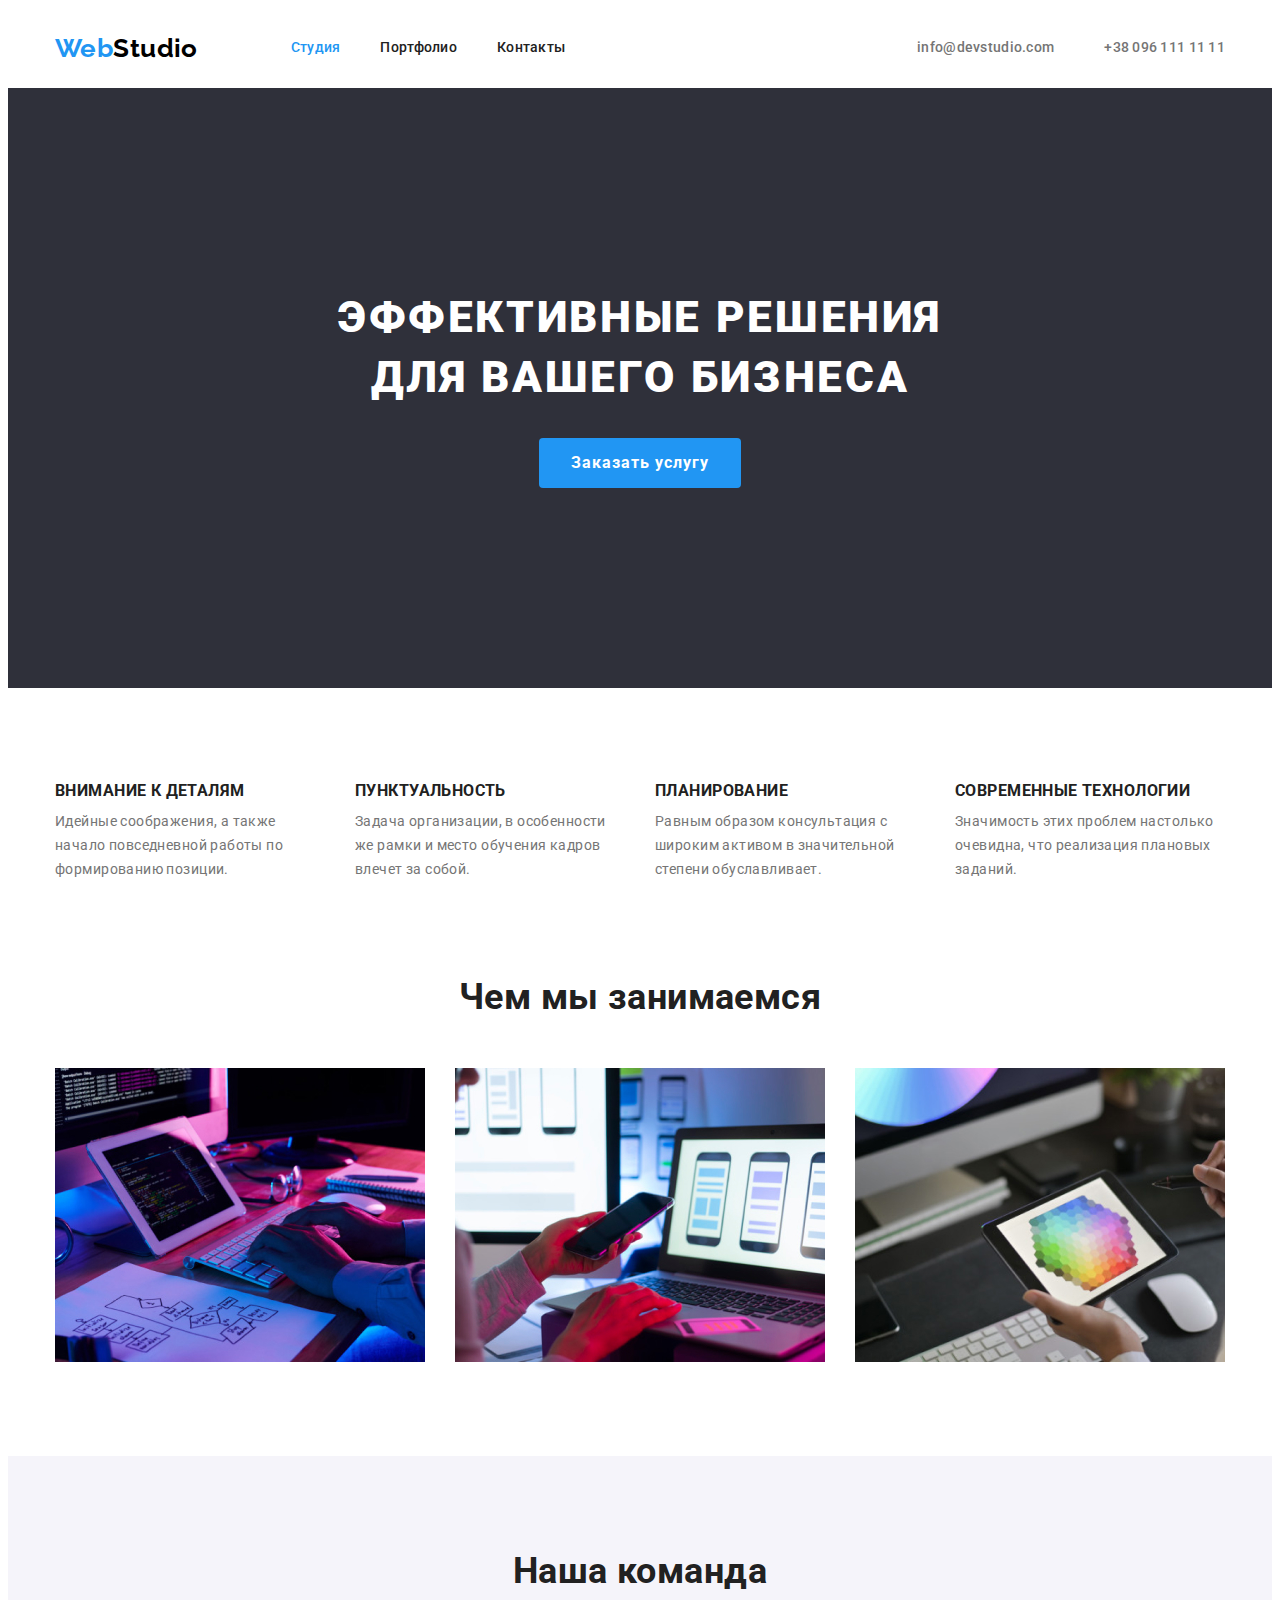
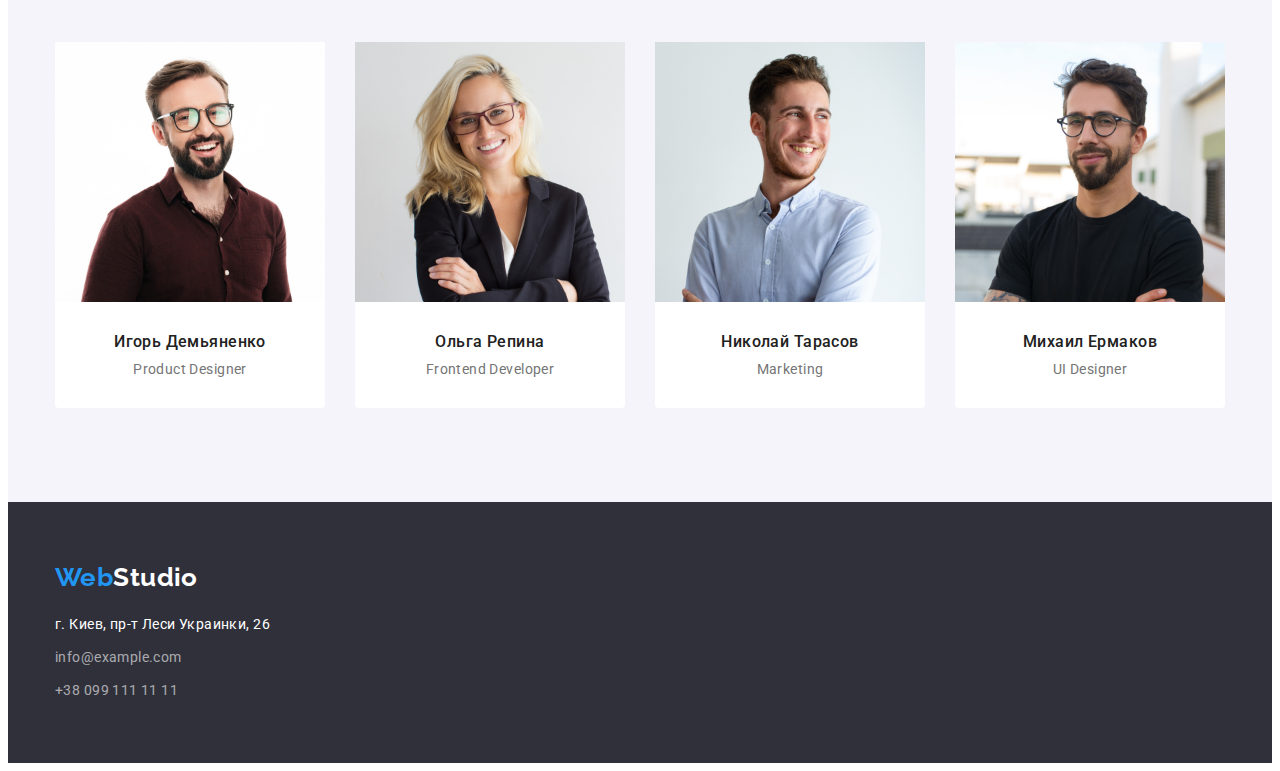
<file: index.html>
<!DOCTYPE html>
<html lang="ru">
<head>
    <meta charset="UTF-8">
    <meta name="viewport" content="width=device-width, initial-scale=1.0">
    <title>Home</title>
    <link rel="stylesheet" href="https://cdnjs.cloudflare.com/ajax/libs/modern-normalize/1.0.0/modern-normalize.min.css" integrity="sha512-ISS7cAi1PEhQ8jnbJpJZMd29NlhNj4AWYyLOSp2CE/CsHxTCu+r+t0D2yoJudVrd0/8fTVPUVDzY5Tvli75u/g==" crossorigin="anonymous" />  
    <link rel="preconnect" href="https://fonts.gstatic.com">
    <link href="https://fonts.googleapis.com/css2?family=Raleway:wght@700&family=Roboto:wght@400;500;700;900&display=swap" rel="stylesheet">   
    <link rel="stylesheet" href="./css/styles.css">
</head>
<body>
    <!--header-->
    <header>
        <div class="container hat">
            <nav class="main-nav hat">
                <a href="./index.html" target="_blank" class="logo">  <span class="logo-web">Web</span>Studio </a>
                <ul class="site list ">
                    <li class="item"> <a href="./index.html" target="_blank" class="nav link current"> Студия </a> </li>
                    <li class="item"> <a href="./portfolio.html" target="_blank" class="nav link"> Портфолио </a> </li>
                    <li class="item"> <a href="#" target="_blank" class="nav link"> Контакты </a> </li>
                </ul>
            </nav>        
                <ul class="auth list">
                    <li class="item"><a href="mailto:info@devstudio.com" class="nav link"> info@devstudio.com </a> </li>
                    <li class="item"><a href="tel:+380961111111" class="nav link"> +38 096 111 11 11 </a> </li>
                </ul>
        </div>
    </header>

    <main>  
        <!--hero-->
        <section class="hero">
            <div class="container">
                <div class="hero-pic">
                    <h1 class="hero-title"> Эффективные решения для вашего бизнеса </h1>
                    <button type="button" class="hero-button"> Заказать услугу </button>
                </div>
            </div>
        </section>

        <!--FEATURE-->
        <section class="section-feature">
            <div class="container">
                <!--<h2> FEATURE </h2>-->
                <ul class="feature-list list">
                    <li class="desc"> <h3 class="title">Внимание к деталям</h3> 
                        <p class="text">Идейные соображения, а также начало повседневной работы по формированию позиции. </p>
                    </li>
                    <li class="desc"> <h3 class="title">Пунктуальность</h3> 
                        <p class="text">Задача организации, в особенности же рамки и место обучения кадров влечет за собой. </p>
                    </li>
                    <li class="desc"> <h3 class="title">Планирование</h3> 
                        <p class="text">Равным образом консультация с широким активом в значительной степени обуславливает. </p>
                    </li>
                    <li class="desc"> <h3 class="title">Современные технологии</h3> 
                        <p class="text">Значимость этих проблем настолько очевидна, что реализация плановых заданий. </p>
                    </li>
                </ul>
            </div>
        </section>
    
        <!--What are we doing-->
        <section class="section-scroll">
            <div class="container">
                <h2 class="section-title"> Чем мы занимаемся </h2>
                <ul class="picture list">
                    <li class="picture-box"> <img src="./img/Главная/box1.jpg" alt="программирование" width="370" height="294"> 
                        <a href="#" target="_blank"></a>
                    </li>
                    <li class="picture-box"> <img src="./img/Главная/box2.jpg" alt="дизайн" width="370" height="294"> 
                        <a href="#" target="_blank"></a>
                    </li>
                    <li class="picture-box"> <img src="./img/Главная/box3.jpg" alt="подбор цвета" width="370" height="294"> 
                        <a href="#" target="_blank"></a>
                    </li>
                </ul>
            </div>
        </section>
    
        <!--TEAM-->
        <section class="section-group">
            <div class="container">
                <h2 class="section-title"> Наша команда </h2> 
                <ul class="team list">
                    <li class="team-preview"> 
                        <img src="./img/Главная/igor.jpg" alt="фото Игорь Демьяненко" width="270" height="260">
                        <div class="team-text">
                            <h3 class="name">Игорь Демьяненко</h3> 
                            <p class="position" lang="en"> Product Designer  </p>
                        </div>
                    </li>
                    <li class="team-preview"> 
                        <img src="./img/Главная/olga.jpg" alt="фото Ольга Репина" width="270" height="260">
                            <div class="team-text">
                            <h3 class="name">Ольга Репина</h3> 
                            <p class="position" lang="en">Frontend Developer </p>
                        </div>
                    </li>
                    <li class="team-preview"> 
                        <img src="./img/Главная/nikol.jpg" alt="фото Николай Тарасов" width="270" height="260">
                            <div class="team-text">
                            <h3 class="name">Николай Тарасов</h3> 
                            <p class="position" lang="en">Marketing </p>
                        </div>
                    </li>
                    <li class="team-preview"> 
                        <img src="./img/Главная/mikle.jpg" alt="фото Михаил Ермаков" width="270" height="260">
                            <div class="team-text">
                            <h3 class="name">Михаил Ермаков</h3> 
                            <p class="position" lang="en">UI Designer </p>
                        </div>
                    </li>
                </ul>
            </div>
        </section>
    </main>

    <!--Footer-->
    <footer class="footer-background">
        <div class="container">
            <a href="./index.html" target="_blank" class="logo">  
                <span class="logo-web">Web</span><span class="logo-studio">Studio</span> </a>
            <address class="footer-address"> 
                <p class="address"> г. Киев, пр-т Леси Украинки, 26 </p>
                <ul class="contacts list">
                    <li class="footer-contacts"><a href="mailto:info@example.com" class="footer-link"> info@example.com </a> </li>
                    <li class="footer-contacts"><a href="tel:+380991111111" class="footer-link"> +38 099 111 11 11 </a> </li>
                </ul>
            </address>
        </div>
    </footer>
</body>
</html>
</file>
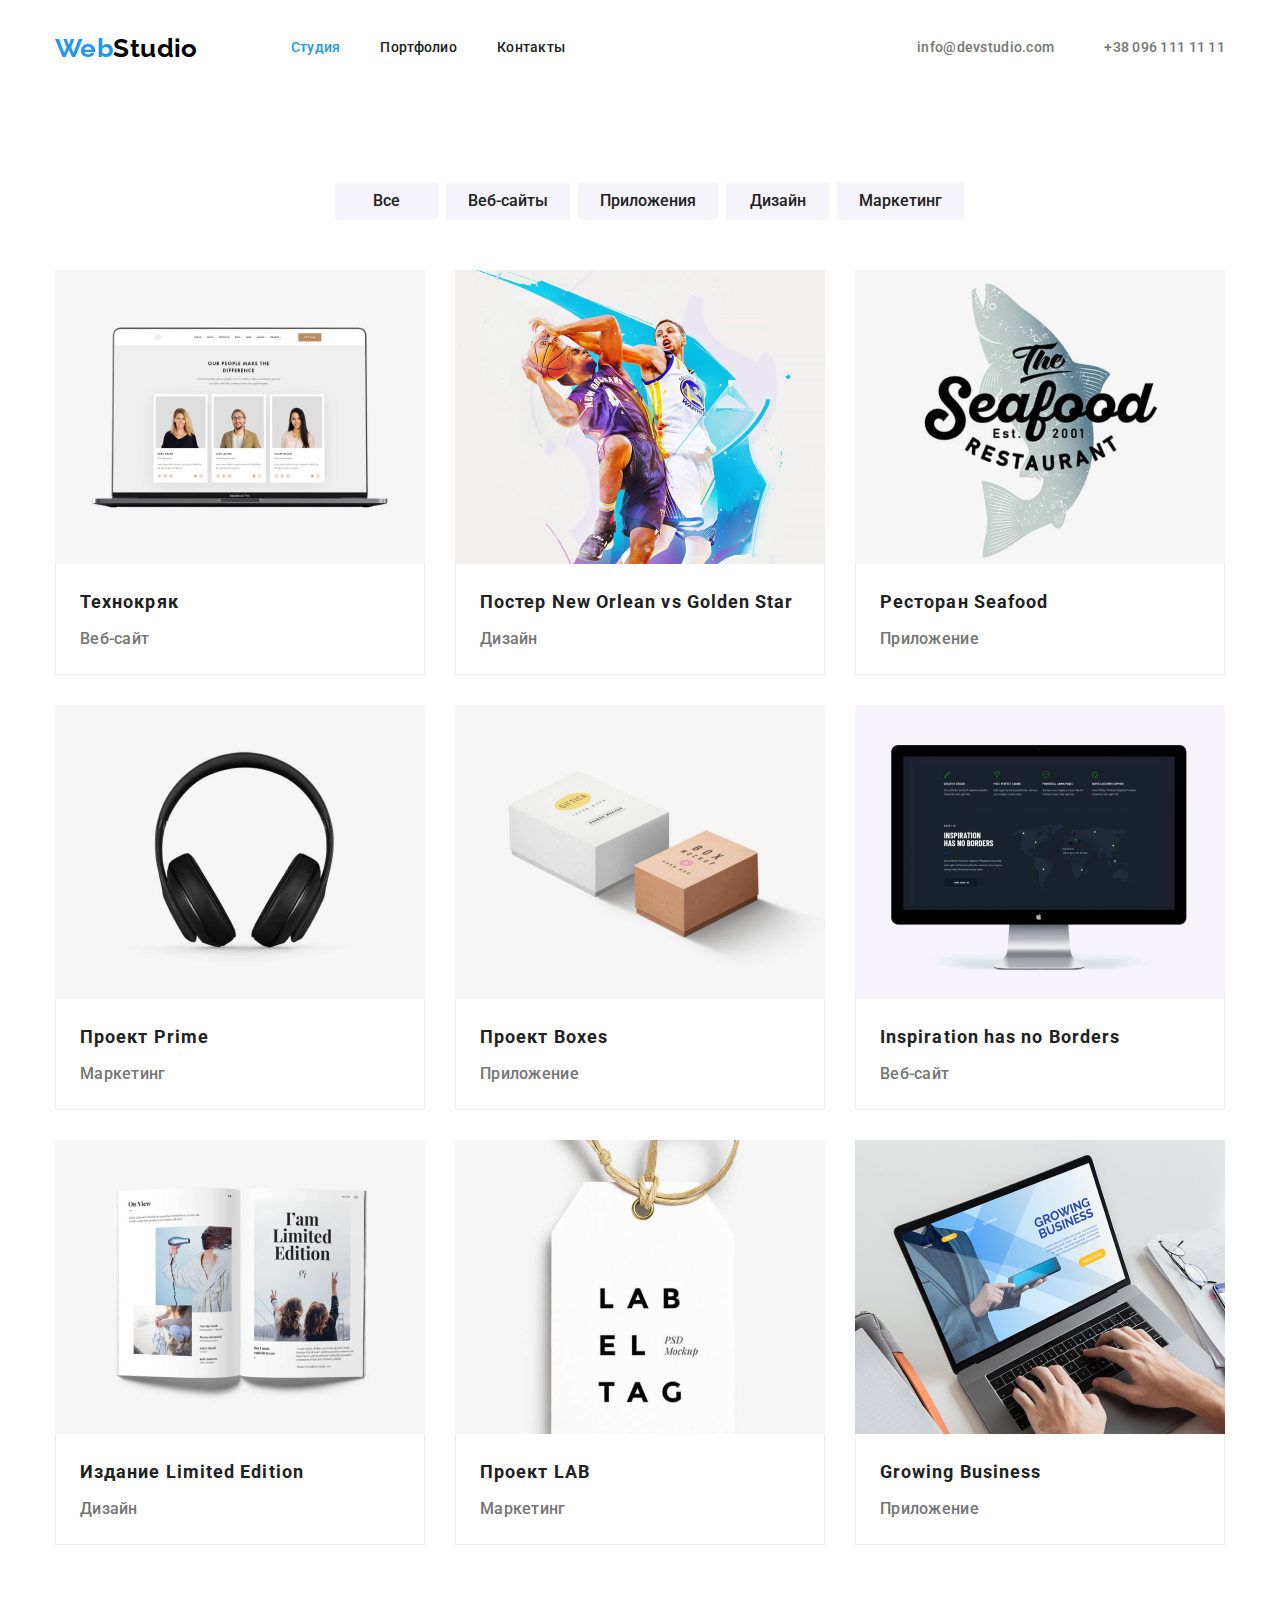
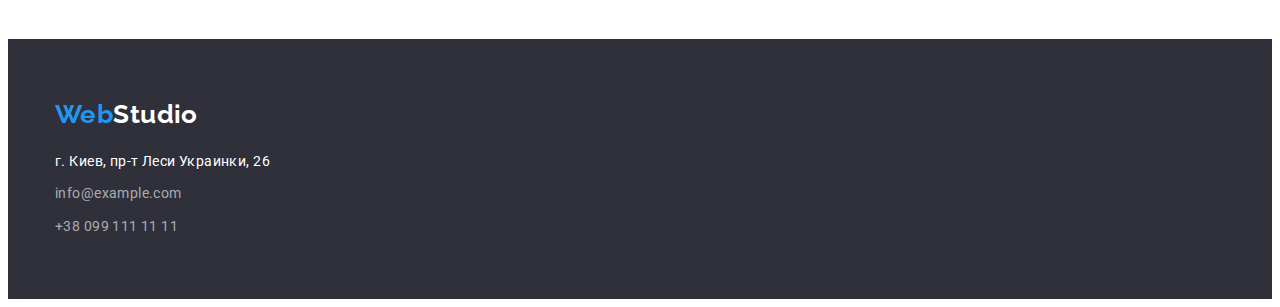
<file: portfolio.html>
<!DOCTYPE html>
<html lang="ru">
<head>
    <meta charset="UTF-8">
    <meta name="viewport" content="width=device-width, initial-scale=1.0">
    <title>Portfolio</title>
    <link rel="stylesheet" href="https://cdnjs.cloudflare.com/ajax/libs/modern-normalize/1.0.0/modern-normalize.min.css" integrity="sha512-ISS7cAi1PEhQ8jnbJpJZMd29NlhNj4AWYyLOSp2CE/CsHxTCu+r+t0D2yoJudVrd0/8fTVPUVDzY5Tvli75u/g==" crossorigin="anonymous" />  
    <link rel="preconnect" href="https://fonts.gstatic.com">
    <link href="https://fonts.googleapis.com/css2?family=Raleway:wght@700&family=Roboto:wght@400;500;700;900&display=swap" rel="stylesheet">
    <link rel="stylesheet" href="./css/styles.css">
</head>
<body>
    <!--header-->
    <header>
        <div class="container hat">
            <nav class="main-nav hat">
                <a href="./index.html" target="_blank" class="logo">  <span class="logo-web">Web</span>Studio </a>
                <ul class="site list ">
                    <li class="item"> <a href="./index.html" target="_blank" class="nav link current"> Студия </a> </li>
                    <li class="item"> <a href="./portfolio.html" target="_blank" class="nav link"> Портфолио </a> </li>
                    <li class="item"> <a href="#" target="_blank" class="nav link"> Контакты </a> </li>
                </ul>
            </nav>        
                <ul class="auth list">
                    <li class="item"><a href="mailto:info@devstudio.com" class="nav link"> info@devstudio.com </a> </li>
                    <li class="item"><a href="tel:+380961111111" class="nav link"> +38 096 111 11 11 </a> </li>
                </ul>
        </div>
    </header>

    <main>
        <section>
            <!--FILTER-->
            <!-- <h1> Портфолио </h1> -->
            <div class="container">    
                <ul class="filter list">
                    <li class="gallery">
                        <button type="button" class="illuminated">Все</button>
                    </li>
                    <li class="gallery">
                        <button type="button" class="illuminated">Веб-сайты</button>
                    </li>
                    <li class="gallery">
                        <button type="button" class="illuminated">Приложения</button>
                    </li>
                    <li class="gallery">
                        <button type="button" class="illuminated">Дизайн</button>
                    </li>
                    <li class="gallery">
                        <button type="button" class="illuminated">Маркетинг</button>
                    </li>
                </ul>
              
                <!--OBJECTS-->
             
                <ul class="objects list">
                    <li class="objects-box">
                        <a href="#" class="link">
                            <img src="./img/Портфолио/1-website.jpg" alt="веб-сайт портфолио" width="370" height="294">
                            <div class="card-content">
                                <h2 class="title">Технокряк</h2>
                                <p class="text">Веб-сайт</p>
                            </div>
                        </a>
                        </li> 
                    <li class="objects-box"> 
                        <a href="#" class="link" >
                            <img src="./img/Портфолио/2-basketball.jpg" alt="постер баскетбол" width="370" height="294">
                            <div class="card-content">
                                <h2 class="title">Постер New Orlean vs Golden Star</h2>
                                <p class="text">Дизайн</p>
                            </div>
                        </a>
                    </li>
                    <li class="objects-box">
                        <a href="#" class="link">
                            <img src="./img/Портфолио/3-seafood.jpg" alt="логотип ресторана seafood" width="370" height="294">
                            <div class="card-content">
                                <h2 class="title">Ресторан Seafood</h2>
                                <p class="text">Приложение</p>
                            </div>
                        </a>
                    </li>
                    <li class="objects-box"> 
                        <a href="#" class="link">
                            <img src="./img/Портфолио/4-earphones.jpg" alt="черные наушники" width="370" height="294">
                            <div class="card-content">
                                <h2 class="title">Проект Prime</h2>
                                <p class="text">Маркетинг</p>
                            </div>
                        </a>
                    </li>
                    <li class="objects-box"> 
                        <a href="#" class="link">
                            <img src="./img/Портфолио/5-box.jpg" alt="две коробочки" width="370" height="294">
                            <div class="card-content">
                                <h2 class="title">Проект Boxes</h2>
                                <p class="text">Приложение</p>
                            </div>
                        </a>
                    </li>
                    <li class="objects-box"> 
                        <a href="#" class="link">
                            <img src="./img/Портфолио/6-monitor.jpg" alt="монитор с картой мира" width="370" height="294">
                            <div class="card-content">
                                <h2 class="title">Inspiration has no Borders</h2>
                                <p class="text">Веб-сайт</p>
                            </div>
                        </a>
                    </li>
                    <li class="objects-box"> 
                        <a href="#" class="link">
                            <img src="./img/Портфолио/7-magazine.jpg" alt="открытый журнал" width="370" height="294">
                            <div class="card-content">
                                <h2 class="title">Издание Limited Edition</h2>
                                <p class="text">Дизайн</p>
                            </div>
                        </a>
                    </li>
                    <li class="objects-box"> 
                        <a href="#" class="link">
                            <img src="./img/Портфолио/8-label.jpg" alt="белая лейбочка" width="370" height="294">
                            <div class="card-content">
                                <h2 class="title">Проект LAB</h2>
                                <p class="text">Маркетинг</p>
                            </div>
                        </a>
                    </li>
                    <li class="objects-box"> 
                        <a href="#" class="link">
                            <img src="./img/Портфолио/9-laptop.jpg" alt="на экране ноутбука открыт сайт" width="370" height="294">
                            <div class="card-content">
                                <h2 class="title">Growing Business</h2>
                                <p class="text">Приложение</p>
                            </div>
                        </a>
                    </li>
                </ul>
            </div>
        </section>
        
    </main>

    <!--Footer-->
    <footer class="footer-background">
        <div class="container">
            <a href="./index.html" target="_blank" class="logo">  
                <span class="logo-web">Web</span><span class="logo-studio">Studio</span> </a>
            <address class="footer-address"> 
                <p class="address"> г. Киев, пр-т Леси Украинки, 26 </p>
                <ul class="contacts list">
                    <li class="footer-contacts"><a href="mailto:info@example.com" class="footer-link"> info@example.com </a> </li>
                    <li class="footer-contacts"><a href="tel:+380991111111" class="footer-link"> +38 099 111 11 11 </a> </li>
                </ul>
            </address>
        </div>
    </footer>
</body>
</html>
</file>
<file: css/styles.css>
*,
*::before,
*::after {
  box-sizing: border-box;
}

:root {
  --main-text-color: #212121;
  --paragraph-color: #757575;
  --footer-text-color: rgba(255, 255, 255, 0.6);
  --button-hover-color: #2196f3;
  --button-background-color: #f5f4fa;
  --text-title-button-color: #ffffff;
  --background-footer: #2f303a;
  --color-black: #000000;
}

body {
  font-family: "Roboto", sans-serif;
  font-size: 14px;
  font-weight: 400;
  background-color: var(--text-title-button-color);
  color: var(--main-text-color);
  letter-spacing: 0.03em;
}

img {
  display: block;
}

ul,
ol {
  margin: 0;
  padding: 0;
}
/* ======================== PAGE HOME ========================*/

/* ======================== HEADER ========================*/

.container {
  width: 1200px;
  margin-left: auto;
  margin-right: auto;
  padding-left: 15px;
  padding-right: 15px;
  align-items: center;
  /*outline: 2px solid coral;*/
}
.hat {
  display: flex;
  align-items: center;
}

.logo {
  font-family: "Raleway", sans-serif;
  font-weight: 700;
  font-size: 26px;
  line-height: 1.19;
  text-decoration: none;
  color: var(--color-black);
  margin-right: 93px;
}

.logo-web {
  color: var(--button-hover-color);
}

.list {
  list-style: none;
  display: flex;
  margin: 0;
  padding: 0;
}

.nav {
  display: block;
  padding-top: 32px;
  padding-bottom: 32px;
}

.site .item:not(:last-child) {
  margin-right: 40px;
}

.link {
  font-weight: 500;
  line-height: 1.14;
  letter-spacing: 0.02em;
  text-decoration: none;
}

.site .link {
  color: var(--main-text-color);
}

.site .link.current {
  color: var(--button-hover-color);
}

.site .link:hover,
.site .link:focus {
  color: var(--button-hover-color);
}

.auth {
  margin-left: auto;
}

.auth .item:not(:last-child) {
  margin-right: 50px;
}

.auth .link {
  color: var(--paragraph-color);
}

.auth .link:hover,
.auth .link:focus {
  color: var(--button-hover-color);
}

/* ========================HERO ========================*/

.hero {
  text-align: center;
  margin-top: 0px;
  padding-top: 200px;
  padding-bottom: 200px;
  background-color: var(--background-footer); /*убрать потом*/
}

.hero-pic {
  text-align: center;
  align-content: center;
  max-width: 694px;
  margin-left: auto;
  margin-right: auto;
}

.hero-title {
  margin-top: 0px;
  margin-bottom: 30px;
  font-weight: 900;
  font-size: 44px;
  line-height: 1.36;
  letter-spacing: 0.06em;
  text-align: center;
  text-transform: uppercase;
  color: var(--text-title-button-color);
}

/* ========================HERO-BUTTON ========================*/

.hero-button {
  display: inline-block;
  border-radius: 4px;
  border: none;
  padding: 10px 32px;
  min-width: 200px;
  font-family: inherit;
  font-weight: 700;
  font-size: 16px;
  line-height: 1.87;
  letter-spacing: 0.06em;
  cursor: pointer;
  color: var(--text-title-button-color);
  background-color: var(--button-hover-color);
}

/* ========================FEATURE ========================*/
.section-feature {
  padding-top: 94px;
}

.feature-list {
  display: flex;
  flex-wrap: wrap;
}

.desc {
  max-width: 270px;
}

.desc:not(:last-child) {
  margin-right: 30px;
}

.feature-list .title {
  font-weight: 700;
  line-height: 1.14;
  text-transform: uppercase;
  margin-top: 0px;
  margin-bottom: 10px;
}

.feature-list .text {
  line-height: 1.71;
  color: var(--paragraph-color);
  padding: 0;
  margin-top: 0px;
  margin-bottom: 0px;
}

/* ========================What are we doing ========================*/

.section-scroll {
  padding-top: 94px;
  padding-bottom: 94px;
}

.picture {
  margin: -15px;
}

.picture-box {
  margin: 15px;
}

.section-title {
  font-weight: 700;
  font-size: 36px;
  line-height: 1.17;
  text-align: center;
  margin-top: 0px;
  margin-bottom: 50px;
}

/* ========================TEAM ========================*/
.section-group {
  background-color: var(--button-background-color);
  padding-top: 94px;
  padding-bottom: 94px;
}

.team {
  display: flex;
  margin: -15px;
}

.team-preview {
  margin: 15px;
  border-radius: 0px 0px 4px 4px;
  background-color: var(--text-title-button-color);
}

.team-text {
  padding-top: 30px;
  padding-bottom: 30px;
}

.team .name {
  font-weight: 500;
  font-size: 16px;
  line-height: 1.19;
  text-align: center;
  margin-top: 0px;
  margin-bottom: 10px;
}

.team .position {
  line-height: 1.19;
  text-align: center;
  color: var(--paragraph-color);
  margin-top: 0px;
  margin-bottom: 0px;
}

/* ========================PAGE PORTFILIO ========================*/
/* ========================FILTER ===========================*/

.filter {
  padding-left: 280px;
  padding-top: 94px;
  padding-bottom: 16px;
  min-width: 611px;
}

.gallery:not(:last-child) {
  margin-right: 8px;
}

.filter .illuminated {
  display: inline-block;
  border-radius: 4px;
  padding: 6px 22px;
  min-width: 103px;
  font-family: inherit;
  font-weight: 500;
  font-size: 16px;
  line-height: 1.62;
  text-align: center;
  cursor: pointer;
  border: none;
  color: var(--main-text-color);
  background-color: var(--button-background-color);
}

.filter .illuminated:hover,
.filter .illuminated:focus {
  color: var(--text-title-button-color);
  background-color: var(--button-hover-color);
}

/* ========================OBJECTS ========================*/

.objects {
  padding-top: 34px;
  padding-bottom: 94px;
  display: flex;
  flex-wrap: wrap;

  /* margin: -15px;       (для 3 варианта)*/
}

.objects-box {
  width: 370px;
  margin-right: 30px;
  margin-bottom: 30px;
}

/*                    2й вариант
.objects-box {
  width: calc((100% - 60px) / 3);
  margin-right: 30px;
  margin-bottom: 30px;
  }*/

/*                  3й вариант
  .objects-box {
    width: 370px;
    margin: 15px;
  */

.objects-box:nth-child(3n) {
  margin-right: 0;
}

.objects-box:nth-last-child(-n + 3) {
  margin-bottom: 0px;
}

.card-content {
  padding: 20px 24px;
  border-left: 1px solid #eeeeee;
  border-right: 1px solid #eeeeee;
  border-bottom: 1px solid #eeeeee;
}

.objects .title {
  font-weight: 700;
  font-size: 18px;
  margin-top: 0px;
  margin-bottom: 4px;
  line-height: 2;
  letter-spacing: 0.06em;
  color: var(--main-text-color);
}

.objects .text {
  font-size: 16px;
  line-height: 1.87;
  margin-top: 0px;
  margin-bottom: 0px;
  color: var(--paragraph-color);
}

/* ========================FOOTER ========================*/

.footer-background {
  margin-left: auto;
  margin-right: auto;
  padding-top: 60px;
  padding-bottom: 60px;
  background-color: var(--background-footer);
}

.footer-address {
  font-style: normal;
  line-height: 1.71;
  margin-top: 20px;
}

.address {
  color: var(--text-title-button-color);
  margin-top: 0px;
  margin-bottom: 9px;
}

.logo-studio {
  color: var(--text-title-button-color);
}

.contacts {
  flex-direction: column;
}

.footer-contacts:not(:last-child) {
  margin-bottom: 9px;
}

.contacts .footer-link {
  text-decoration: none;
  color: var(--footer-text-color);
}

.contacts .footer-link:hover,
.contacts .footer-link:focus {
  color: var(--button-hover-color);
}
</file>
